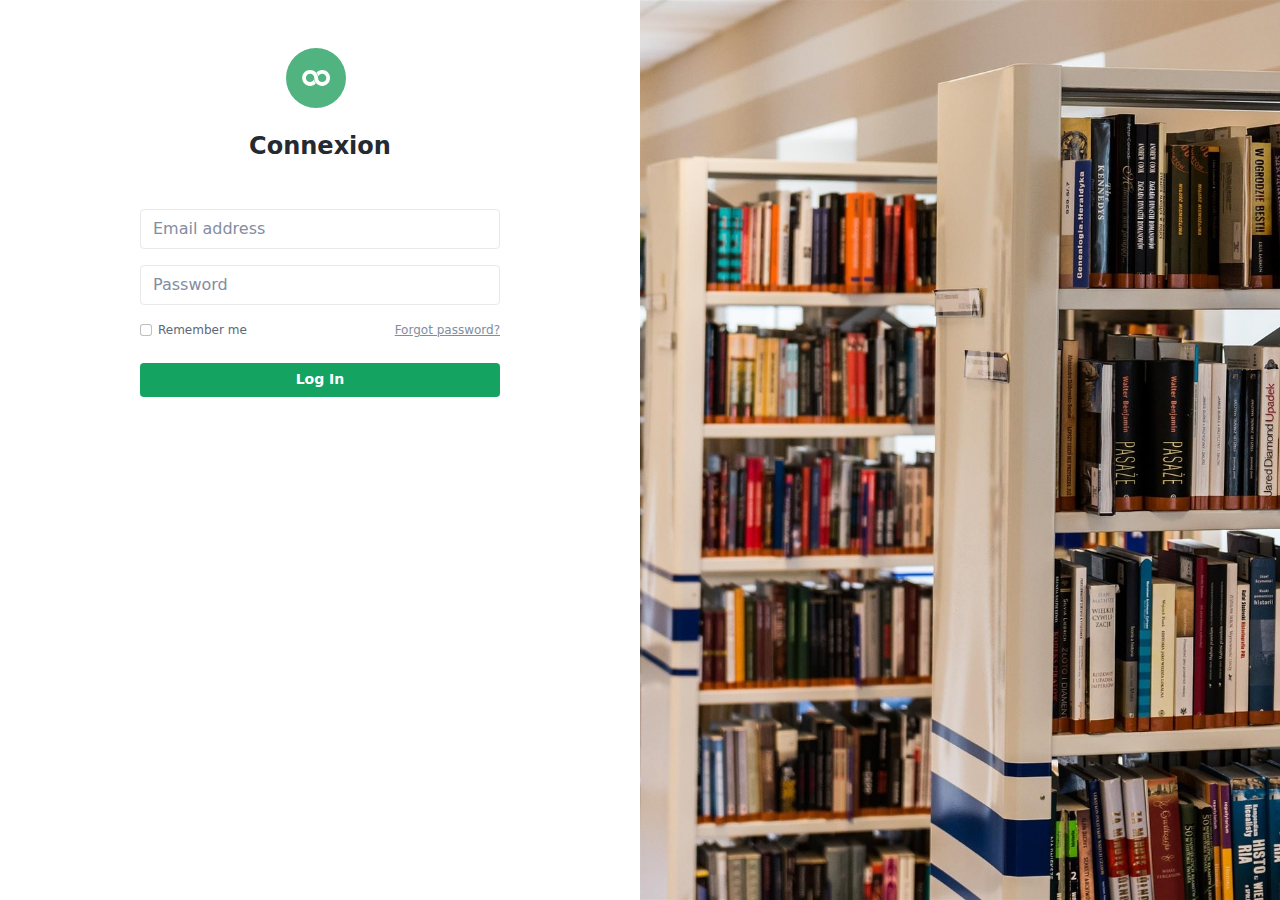
<file: index.html>
<!DOCTYPE html>
<html lang="en"> 
<head>
    <title>Gestion de la bibliotheque</title>
    
    <!-- Meta -->
    <meta charset="utf-8">
    <meta http-equiv="X-UA-Compatible" content="IE=edge">
    <meta name="viewport" content="width=device-width, initial-scale=1.0">
    
    <meta name="description" content="Portal - Bootstrap 5 Admin Dashboard Template For Developers">
    <meta name="author" content="Xiaoying Riley at 3rd Wave Media">    
    <link rel="shortcut icon" href="favicon.ico"> 
    
    <!-- FontAwesome JS-->
    <script defer src="assets/plugins/fontawesome/js/all.min.js"></script>
    
    <!-- App CSS -->  
    <link id="theme-style" rel="stylesheet" href="assets/css/portal.css">

</head> 

<body class="app app-login p-0">    	
    <div class="row g-0 app-auth-wrapper">
	    <div class="col-12 col-md-7 col-lg-6 auth-main-col text-center p-5">
		    <div class="d-flex flex-column align-content-end">
			    <div class="app-auth-body mx-auto">	
				    <div class="app-auth-branding mb-4"><a class="app-logo" href="index.html"><img class="logo-icon me-2" src="assets/images/app-logo.svg" alt="logo"></a></div>
					<h2 class="auth-heading text-center mb-5">Connexion</h2>
			        <div class="auth-form-container text-start">
						<form class="auth-form login-form">         
							<div class="email mb-3">
								<label class="sr-only" for="signin-email">Email</label>
								<input id="signin-email" name="signin-email" type="email" class="form-control signin-email" placeholder="Email address" required="required">
							</div><!--//form-group-->
							<div class="password mb-3">
								<label class="sr-only" for="signin-password">Password</label>
								<input id="signin-password" name="signin-password" type="password" class="form-control signin-password" placeholder="Password" required="required">
								<div class="extra mt-3 row justify-content-between">
									<div class="col-6">
										<div class="form-check">
											<input class="form-check-input" type="checkbox" value="" id="RememberPassword">
											<label class="form-check-label" for="RememberPassword">
											Remember me
											</label>
										</div>
									</div><!--//col-6-->
									<div class="col-6">
										<div class="forgot-password text-end">
											<a href="reset-password.html">Forgot password?</a>
										</div>
									</div><!--//col-6-->
								</div><!--//extra-->
							</div><!--//form-group-->
							<div class="text-center">
								<a type="submit" href="home.html" class="btn app-btn-primary w-100 theme-btn mx-auto">Log In</a>
							</div>
						</form>
						
						
					</div><!--//auth-form-container-->	

			    </div><!--//auth-body-->
		    
			    <footer class="app-auth-footer">
				    <div class="container text-center py-3">
				         <!--/* This template is free as long as you keep the footer attribution link. If you'd like to use the template without the attribution link, you can buy the commercial license via our website: themes.3rdwavemedia.com Thank you for your support. :) */-->
			           
				    </div>
			    </footer><!--//app-auth-footer-->	
		    </div><!--//flex-column-->   
	    </div><!--//auth-main-col-->
	    <div class="col-12 col-md-5 col-lg-6 h-100 auth-background-col">
		    <div class="auth-background-holder">
		    </div>
	    </div><!--//auth-background-col-->
    
    </div><!--//row-->


</body>
</html>
</file>
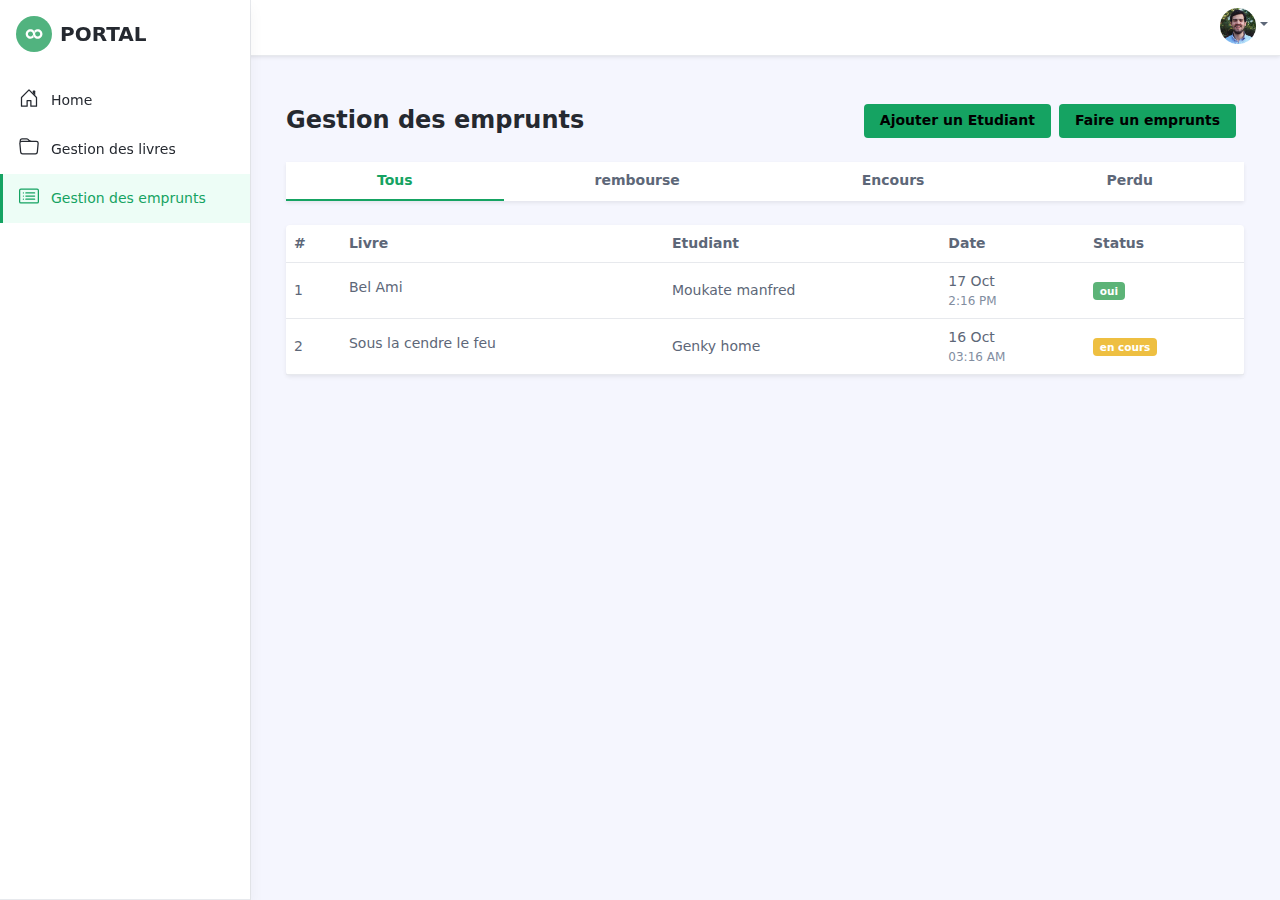
<file: GestionEmprunts.html>
<!DOCTYPE html>
<html lang="en" xmlns:th="http://www.thymeleaf.org"></html>> 
<head>
    <title>Gestion des emprunts</title>
	<link rel="stylesheet"
	integrity="sha384-MCw98/SFnGE8fJT3GXwEOngsV7Zt27NXFoaoApmYm81iuXoPkFOJwJ8ERdknLPMO"
	crossorigin="anonymous">
    
    <!-- Meta -->
    <meta charset="ISO-8859-1">
    <meta http-equiv="X-UA-Compatible" content="IE=edge">
    <meta name="viewport" content="width=device-width, initial-scale=1.0">
    
    <meta name="description" content="Portal - Bootstrap 5 Admin Dashboard Template For Developers">
    <meta name="author" content="Xiaoying Riley at 3rd Wave Media">    
    <link rel="shortcut icon" href="favicon.ico"> 
    
    <!-- FontAwesome JS-->
    <script defer src="assets/plugins/fontawesome/js/all.min.js"></script>
    
    <!-- App CSS -->  
    <link id="theme-style" rel="stylesheet" href="assets/css/portal.css">

</head> 

<body class="app">   	
    <header class="app-header fixed-top">	   	            
        <div class="app-header-inner">  
	        <div class="container-fluid py-2">
		        <div class="app-header-content"> 
		            <div class="row justify-content-between align-items-center">
			        
				    <div class="col-auto">
					    <a id="sidepanel-toggler" class="sidepanel-toggler d-inline-block d-xl-none" href="#">
						    <svg xmlns="http://www.w3.org/2000/svg" width="30" height="30" viewBox="0 0 30 30" role="img"><title>Menu</title><path stroke="currentColor" stroke-linecap="round" stroke-miterlimit="10" stroke-width="2" d="M4 7h22M4 15h22M4 23h22"></path></svg>
					    </a>
				    </div><!--//col-->
		            <div class="search-mobile-trigger d-sm-none col">
			            <i class="search-mobile-trigger-icon fas fa-search"></i>
			        </div><!--//col-->
		            <div class="app-search-box col">
		                
		            </div><!--//app-search-box-->
		            
		            <div class="app-utilities col-auto">
			            
			            
			            
			            <div class="app-utility-item app-user-dropdown dropdown">
				            <a class="dropdown-toggle" id="user-dropdown-toggle" data-bs-toggle="dropdown" href="#" role="button" aria-expanded="false"><img src="assets/images/user.png" alt="user profile"></a>
				            <ul class="dropdown-menu" aria-labelledby="user-dropdown-toggle">
								<li><a class="dropdown-item" href="login.html">Log Out</a></li>
							</ul>
			            </div><!--//app-user-dropdown--> 
		            </div><!--//app-utilities-->
		        </div><!--//row-->
	            </div><!--//app-header-content-->
	        </div><!--//container-fluid-->
        </div><!--//app-header-inner-->
        <div id="app-sidepanel" class="app-sidepanel sidepanel-hidden"> 
	        <div id="sidepanel-drop" class="sidepanel-drop"></div>
	        <div class="sidepanel-inner d-flex flex-column">
		        <a href="#" id="sidepanel-close" class="sidepanel-close d-xl-none">&times;</a>
		        <div class="app-branding">
		            <a class="app-logo" href="home.html"><img class="logo-icon me-2" src="assets/images/app-logo.svg" alt="logo"><span class="logo-text">PORTAL</span></a>
	
		        </div><!--//app-branding-->  
			    <nav id="app-nav-main" class="app-nav app-nav-main flex-grow-1">
				    <ul class="app-menu list-unstyled accordion" id="menu-accordion">
					    <li class="nav-item">
					        <!--//Bootstrap Icons: https://icons.getbootstrap.com/ -->
					        <a class="nav-link" href="home.html">
						        <span class="nav-icon">
						        <svg width="1em" height="1em" viewBox="0 0 16 16" class="bi bi-house-door" fill="currentColor" xmlns="http://www.w3.org/2000/svg">
		  <path fill-rule="evenodd" d="M7.646 1.146a.5.5 0 0 1 .708 0l6 6a.5.5 0 0 1 .146.354v7a.5.5 0 0 1-.5.5H9.5a.5.5 0 0 1-.5-.5v-4H7v4a.5.5 0 0 1-.5.5H2a.5.5 0 0 1-.5-.5v-7a.5.5 0 0 1 .146-.354l6-6zM2.5 7.707V14H6v-4a.5.5 0 0 1 .5-.5h3a.5.5 0 0 1 .5.5v4h3.5V7.707L8 2.207l-5.5 5.5z"/>
		  <path fill-rule="evenodd" d="M13 2.5V6l-2-2V2.5a.5.5 0 0 1 .5-.5h1a.5.5 0 0 1 .5.5z"/>
		</svg>
						         </span>
		                         <span class="nav-link-text">Home</span>
					        </a><!--//nav-link-->
					    </li><!--//nav-item-->
					    <li class="nav-item">
					        <!--//Bootstrap Icons: https://icons.getbootstrap.com/ -->
					        <a class="nav-link" href="GestionLivres.html">
						        <span class="nav-icon">
						        <svg width="1em" height="1em" viewBox="0 0 16 16" class="bi bi-folder" fill="currentColor" xmlns="http://www.w3.org/2000/svg">
  <path d="M9.828 4a3 3 0 0 1-2.12-.879l-.83-.828A1 1 0 0 0 6.173 2H2.5a1 1 0 0 0-1 .981L1.546 4h-1L.5 3a2 2 0 0 1 2-2h3.672a2 2 0 0 1 1.414.586l.828.828A2 2 0 0 0 9.828 3v1z"/>
  <path fill-rule="evenodd" d="M13.81 4H2.19a1 1 0 0 0-.996 1.09l.637 7a1 1 0 0 0 .995.91h10.348a1 1 0 0 0 .995-.91l.637-7A1 1 0 0 0 13.81 4zM2.19 3A2 2 0 0 0 .198 5.181l.637 7A2 2 0 0 0 2.826 14h10.348a2 2 0 0 0 1.991-1.819l.637-7A2 2 0 0 0 13.81 3H2.19z"/>
</svg>
						         </span>
		                         <span class="nav-link-text">Gestion des livres</span>
					        </a><!--//nav-link-->
					    </li><!--//nav-item-->
					    <li class="nav-item">
					        <!--//Bootstrap Icons: https://icons.getbootstrap.com/ -->
					        <a class="nav-link active" href="GestionLivres.html">
						        <span class="nav-icon">
						        <svg width="1em" height="1em" viewBox="0 0 16 16" class="bi bi-card-list" fill="currentColor" xmlns="http://www.w3.org/2000/svg">
  <path fill-rule="evenodd" d="M14.5 3h-13a.5.5 0 0 0-.5.5v9a.5.5 0 0 0 .5.5h13a.5.5 0 0 0 .5-.5v-9a.5.5 0 0 0-.5-.5zm-13-1A1.5 1.5 0 0 0 0 3.5v9A1.5 1.5 0 0 0 1.5 14h13a1.5 1.5 0 0 0 1.5-1.5v-9A1.5 1.5 0 0 0 14.5 2h-13z"/>
  <path fill-rule="evenodd" d="M5 8a.5.5 0 0 1 .5-.5h7a.5.5 0 0 1 0 1h-7A.5.5 0 0 1 5 8zm0-2.5a.5.5 0 0 1 .5-.5h7a.5.5 0 0 1 0 1h-7a.5.5 0 0 1-.5-.5zm0 5a.5.5 0 0 1 .5-.5h7a.5.5 0 0 1 0 1h-7a.5.5 0 0 1-.5-.5z"/>
  <circle cx="3.5" cy="5.5" r=".5"/>
  <circle cx="3.5" cy="8" r=".5"/>
  <circle cx="3.5" cy="10.5" r=".5"/>
</svg>
						         </span>
		                         <span class="nav-link-text">Gestion des emprunts</span>
					        </a><!--//nav-link-->
	
				    </ul><!--//app-menu-->
			    </nav><!--//app-nav-->
			    <div class="app-sidepanel-footer">
				    <nav class="app-nav app-nav-footer">
				    </nav>
			    </div><!--//app-sidepanel-footer-->
	        </div><!--//sidepanel-inner-->
	    </div><!--//app-sidepanel-->
    </header><!--//app-header-->
    
    <div class="app-wrapper">
	    
	    <div class="app-content pt-3 p-md-3 p-lg-4">
		    <div class="container-xl">
			    
			    <div class="row g-3 mb-4 align-items-center justify-content-between">
				    <div class="col-auto">
			            <h1 class="app-page-title mb-0">Gestion des emprunts</h1>
				    </div>
				    <div class="col-auto">
					     <div class="page-utilities">
						    <div class="row g-2 justify-content-start justify-content-md-end align-items-center">
								<div class="col-auto">
								    <button type="button" class="btn btn-primary" data-bs-toggle="modal" data-bs-target="#exampleModaletudiant">
										Ajouter un Etudiant
									</button>
										<!-- Modal pour etudiant-->
									<div class="modal fade" id="exampleModaletudiant" tabindex="-1" aria-labelledby="exampleModalLabel" aria-hidden="true">
										<div class="modal-dialog">
											<div class="modal-content">
												<div class="modal-header">
													<h1 class="modal-title fs-5" id="exampleModalLabeletudiant">Ajoute un etudiant</h1>
													<button type="button" class="btn-close" data-bs-dismiss="modal" aria-label="Close"></button>
													</div>
													<div class="modal-body">
														<form action="emprunt.html" class="form-group">
															<div class="row">
																<div class="col-md-6 py-3">
																	<label for="">Nom de l'etudiant</label>
																	<input type="text" class="form-control" name="name">
																</div>
																<div class="col-md-6 py-3">
																	<label for="">email</label>
																	<input type="text" class="form-control" name="email">
																</div>
															</div>
															<div class="row">
																<div class="col-md-6 py-3">
																	<label for="">telephone</label>
																	<input type="text" class="form-control" name="phoneNumber">
																</div>
															</div>
															
														</form>
													</div>
													<div class="modal-footer">
													<button type="button" class="btn btn-secondary" data-bs-dismiss="modal">Fermer</button>
													<button type="button" class="btn btn-primary">Enregistrer</button>
												</div>
											</div>
										</div>
									</div>			
	
							    </div>
								<div class="col-auto">
								    <button type="button" class="btn btn-primary" data-bs-toggle="modal" data-bs-target="#exampleModal">
										Faire un emprunts
									</button>
									<!-- Modal pour emprunt-->
										<div class="modal fade" id="exampleModal" tabindex="-1" aria-labelledby="exampleModalLabel" aria-hidden="true">
											<div class="modal-dialog">
												<div class="modal-content">
													<div class="modal-header">
													<h1 class="modal-title fs-5" id="exampleModalLabel">Faire un emprunt</h1>
													<button type="button" class="btn-close" data-bs-dismiss="modal" aria-label="Close"></button>
													</div>
														<div class="modal-body">
															<form action="emprunt.html" class="form-group">
																<div class="row">
																	<div class="col-md-6 py-3">
																		<label for="">Etudiant</label>
																		<select class="form-control" name="" id="">
																			<option value="">
																				....
																			</option>
																		</select>
																	</div>
																	<div class="col-md-6 py-3">
																		<label for="">Nom du livre</label>
																		<select class="form-control" name="" id="">
																			<option value="">
																				....
																			</option>
																		</select>
																	</div>
																</div>
																
																<div class="row">
																
																	<div class="col-md-6 py-3">
																		<label for="">Date d'emprunt</label>
																		<input type="date" class="form-control">
																	</div>
																	<div class="col-md-6 py-3">
																		<label for="">Date de retour</label>
																		<input type="date" class="form-control">
																	</div>
																</div>
															</form>
														</div>
													<div class="modal-footer">
													<button type="button" class="btn btn-secondary" data-bs-dismiss="modal">Fermer</button>
													<button type="button" class="btn btn-primary">Enregistrer</button>
													</div>
												</div>
											</div>
										</div>			
	
							    </div>
							    <div class="col-auto">						    
								    <!-- Zone d'ajout des clients-->
							    </div>
						    </div><!--//row-->
					    </div><!--//table-utilities-->
				    </div><!--//col-auto-->
			    </div><!--//row-->
			   
			    
			    <nav id="orders-table-tab" class="orders-table-tab app-nav-tabs nav shadow-sm flex-column flex-sm-row mb-4">
				    <a class="flex-sm-fill text-sm-center nav-link active" id="orders-all-tab" data-bs-toggle="tab" href="#orders-all" role="tab" aria-controls="orders-all" aria-selected="true">Tous</a>
				    <a class="flex-sm-fill text-sm-center nav-link"  id="orders-paid-tab" data-bs-toggle="tab" href="#orders-paid" role="tab" aria-controls="orders-paid" aria-selected="false">rembourse</a>
				    <a class="flex-sm-fill text-sm-center nav-link" id="orders-pending-tab" data-bs-toggle="tab" href="#orders-pending" role="tab" aria-controls="orders-pending" aria-selected="false">Encours</a>
				    <a class="flex-sm-fill text-sm-center nav-link" id="orders-cancelled-tab" data-bs-toggle="tab" href="#orders-cancelled" role="tab" aria-controls="orders-cancelled" aria-selected="false">Perdu</a>
				</nav>
				
				
				<div class="tab-content" id="orders-table-tab-content">
			        <div class="tab-pane fade show active" id="orders-all" role="tabpanel" aria-labelledby="orders-all-tab">
					    <div class="app-card app-card-orders-table shadow-sm mb-5">
						    <div class="app-card-body">
							    <div class="table-responsive">
							        <table class="table app-table-hover mb-0 text-left">
										<thead>
											<tr>
												<th class="cell">#</th>
												<th class="cell">Livre</th>
												<th class="cell">Etudiant</th>
												<th class="cell">Date</th>
												<th class="cell">Status</th>
							
											</tr>
										</thead>
										<tbody>
											<tr>
												<td class="cell">1</td>
												<td class="cell"><span class="truncate">Bel Ami</span></td>
												<td class="cell">Moukate manfred</td>
												<td class="cell"><span>17 Oct</span><span class="note">2:16 PM</span></td>
												<td class="cell"><span class="badge bg-success">oui</span></td>
					
											</tr>
											<tr>
												<td class="cell">2</td>
												<td class="cell"><span class="truncate">Sous la cendre le feu</span></td>
												<td class="cell">Genky home</td>
												<td class="cell"><span class="cell-data">16 Oct</span><span class="note">03:16 AM</span></td>
												<td class="cell"><span class="badge bg-warning">en cours</span></td>
						
											</tr>
	
											
								
		
										</tbody>
									</table>
						        </div><!--//table-responsive-->
						       
						    </div><!--//app-card-body-->		
						</div><!--//app-card-->
						
						
			        </div><!--//tab-pane-->
			        
			        <div class="tab-pane fade" id="orders-paid" role="tabpanel" aria-labelledby="orders-paid-tab">
					    <div class="app-card app-card-orders-table mb-5">
						    <div class="app-card-body">
							    <div class="table-responsive">
								    
							        <table class="table mb-0 text-left">
										<thead>
											<tr>
												<th class="cell">#</th>
												<th class="cell">Livre</th>
												<th class="cell">Etudiant</th>
												<th class="cell">Date</th>
												<th class="cell">Status</th>
											</tr>
										</thead>
										<tbody>
											<tr>
												<td class="cell">1</td>
												<td class="cell"><span class="truncate">Bel Ami</span></td>
												<td class="cell">Moukate manfred</td>
												<td class="cell"><span>17 Oct</span><span class="note">2:16 PM</span></td>
												<td class="cell"><span class="badge bg-success">oui</span></td>
					
											</tr>
											
											
											
		
										</tbody>
									</table>
						        </div><!--//table-responsive-->
						    </div><!--//app-card-body-->		
						</div><!--//app-card-->
			        </div><!--//tab-pane-->
			        
			        <div class="tab-pane fade" id="orders-pending" role="tabpanel" aria-labelledby="orders-pending-tab">
					    <div class="app-card app-card-orders-table mb-5">
						    <div class="app-card-body">
							    <div class="table-responsive">
							        <table class="table mb-0 text-left">
										<thead>
											<tr>
												<th class="cell">#</th>
												<th class="cell">Livre</th>
												<th class="cell">Etudiant</th>
												<th class="cell">Date</th>
												<th class="cell">Status</th>
											</tr>
										</thead>
										<tbody>
											
											<tr>
												<td class="cell">1</td>
												<td class="cell"><span class="truncate">Sous la cendre le feu</span></td>
												<td class="cell">Genky home</td>
												<td class="cell"><span class="cell-data">16 Oct</span><span class="note">03:16 AM</span></td>
												<td class="cell"><span class="badge bg-warning">en cours</span></td>
						
											</tr>
										</tbody>
									</table>
						        </div><!--//table-responsive-->
						    </div><!--//app-card-body-->		
						</div><!--//app-card-->
			        </div><!--//tab-pane-->
			        <div class="tab-pane fade" id="orders-cancelled" role="tabpanel" aria-labelledby="orders-cancelled-tab">
					    <div class="app-card app-card-orders-table mb-5">
						    <div class="app-card-body">
							    <div class="table-responsive">
							        <table class="table mb-0 text-left">
										<thead>
											<tr>
												<th class="cell">#</th>
												<th class="cell">Livre</th>
												<th class="cell">Etudiant</th>
												<th class="cell">Date</th>
												<th class="cell">Status</th>
											</tr>
										</thead>
										<tbody>
											
											
										</tbody>
									</table>
						        </div><!--//table-responsive-->
						    </div><!--//app-card-body-->		
						</div><!--//app-card-->
			        </div><!--//tab-pane-->
				</div><!--//tab-content-->
				
				
			    
		    </div><!--//container-fluid-->
	    </div><!--//app-content-->
	    
	    <footer class="app-footer">
		    
	    </footer><!--//app-footer-->
	    
    </div><!--//app-wrapper-->    					

 
    <!-- Javascript -->          
    <script src="assets/plugins/popper.min.js"></script>
    <script src="assets/plugins/bootstrap/js/bootstrap.min.js"></script>  
    
    
    <!-- Page Specific JS -->
    <script src="assets/js/app.js"></script> 

</body>
</html>
</file>
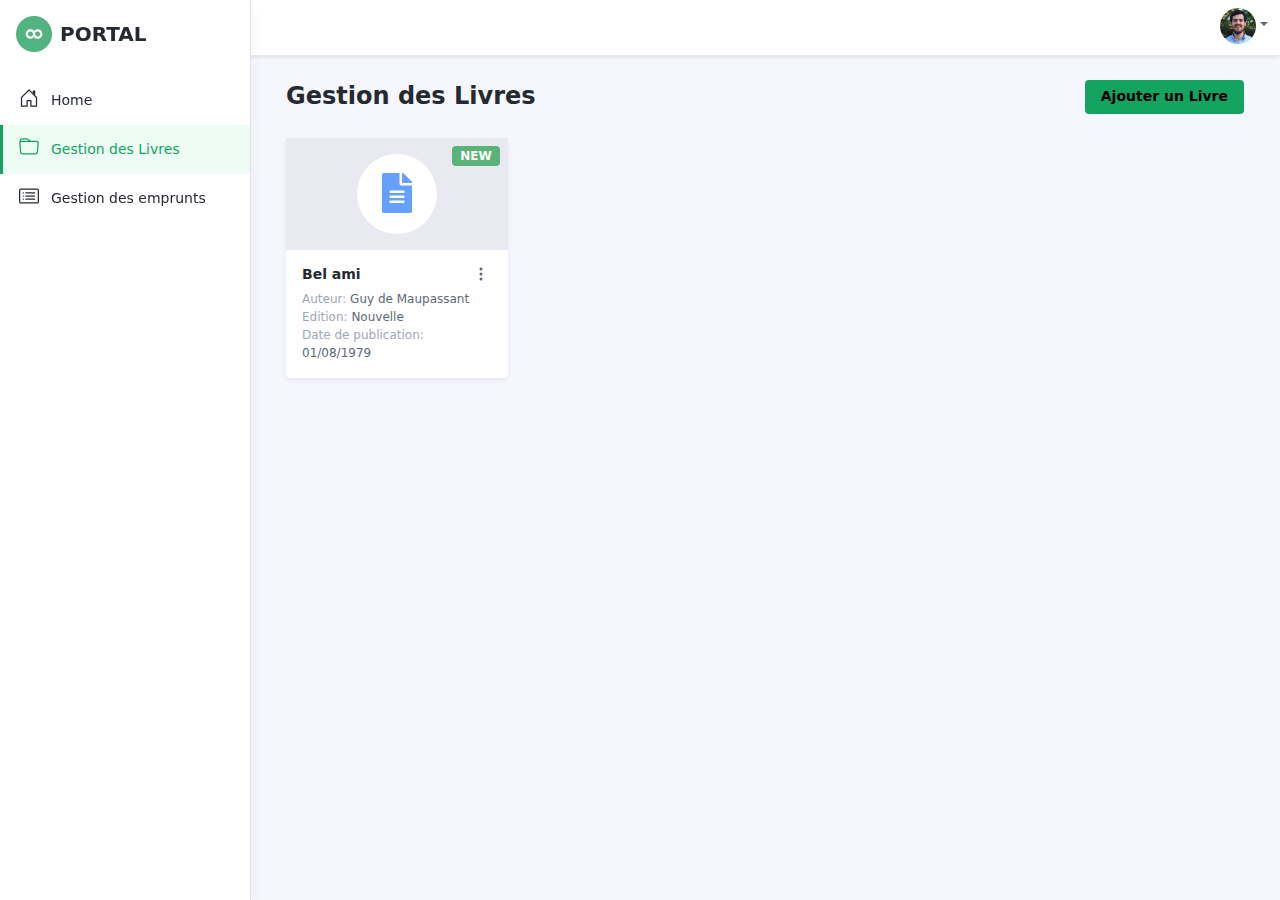
<file: GestionLivres.html>
<!DOCTYPE html>
<html lang="en" xmlns:th="http://www.thymeleaf.org"> 
<head>
    <title>Gestion des Livres</title>
    
    <!-- Meta -->
    <meta charset="ISO-8859-1">
    <meta http-equiv="X-UA-Compatible" content="IE=edge">
    <meta name="viewport" content="width=device-width, initial-scale=1.0">
    
    <meta name="description" content="Portal - Bootstrap 5 Admin Dashboard Template For Developers">
    <meta name="author" content="Xiaoying Riley at 3rd Wave Media">    
    <link rel="shortcut icon" href="favicon.ico"> 
	<link rel="stylesheet"
	integrity="sha384-MCw98/SFnGE8fJT3GXwEOngsV7Zt27NXFoaoApmYm81iuXoPkFOJwJ8ERdknLPMO"
	crossorigin="anonymous">
    
    <!-- FontAwesome JS-->
    <script defer src="assets/plugins/fontawesome/js/all.min.js"></script>
    
    <!-- App CSS -->  
    <link id="theme-style" rel="stylesheet" href="assets/css/portal.css">

</head> 

<body class="app">   	
    <header class="app-header fixed-top">	   	            
        <div class="app-header-inner">  
	        <div class="container-fluid py-2">
		        <div class="app-header-content"> 
		            <div class="row justify-content-between align-items-center">
			        
				    <div class="col-auto">
					    <a id="sidepanel-toggler" class="sidepanel-toggler d-inline-block d-xl-none" href="#">
						    <svg xmlns="http://www.w3.org/2000/svg" width="30" height="30" viewBox="0 0 30 30" role="img"><title>Menu</title><path stroke="currentColor" stroke-linecap="round" stroke-miterlimit="10" stroke-width="2" d="M4 7h22M4 15h22M4 23h22"></path></svg>
					    </a>
				    </div><!--//col-->
		            <div class="search-mobile-trigger d-sm-none col">
			            <i class="search-mobile-trigger-icon fas fa-search"></i>
			        </div><!--//col-->
		            
		            
		            <div class="app-utilities col-auto">
			            
			            
			            
			            <div class="app-utility-item app-user-dropdown dropdown">
				            <a class="dropdown-toggle" id="user-dropdown-toggle" data-bs-toggle="dropdown" href="#" role="button" aria-expanded="false"><img src="assets/images/user.png" alt="user profile"></a>
				            <ul class="dropdown-menu" aria-labelledby="user-dropdown-toggle">
			
								<li><a class="dropdown-item" href="login.html">Deconnexion</a></li>
							</ul>
			            </div><!--//app-user-dropdown--> 
		            </div><!--//app-utilities-->
		        </div><!--//row-->
	            </div><!--//app-header-content-->
	        </div><!--//container-fluid-->
        </div><!--//app-header-inner-->
        <div id="app-sidepanel" class="app-sidepanel"> 
	        <div id="sidepanel-drop" class="sidepanel-drop"></div>
	        <div class="sidepanel-inner d-flex flex-column">
		        <a href="#" id="sidepanel-close" class="sidepanel-close d-xl-none">&times;</a>
		        <div class="app-branding">
		            <a class="app-logo" href="home.html"><img class="logo-icon me-2" src="assets/images/app-logo.svg" alt="logo"><span class="logo-text">PORTAL</span></a>
	
		        </div><!--//app-branding-->  
		        
			    <nav id="app-nav-main" class="app-nav app-nav-main flex-grow-1">
				    <ul class="app-menu list-unstyled accordion" id="menu-accordion">
					    <li class="nav-item">
					        <!--//Bootstrap Icons: https://icons.getbootstrap.com/ -->
					        <a class="nav-link" href="home.html">
						        <span class="nav-icon">
						        <svg width="1em" height="1em" viewBox="0 0 16 16" class="bi bi-house-door" fill="currentColor" xmlns="http://www.w3.org/2000/svg">
		  <path fill-rule="evenodd" d="M7.646 1.146a.5.5 0 0 1 .708 0l6 6a.5.5 0 0 1 .146.354v7a.5.5 0 0 1-.5.5H9.5a.5.5 0 0 1-.5-.5v-4H7v4a.5.5 0 0 1-.5.5H2a.5.5 0 0 1-.5-.5v-7a.5.5 0 0 1 .146-.354l6-6zM2.5 7.707V14H6v-4a.5.5 0 0 1 .5-.5h3a.5.5 0 0 1 .5.5v4h3.5V7.707L8 2.207l-5.5 5.5z"/>
		  <path fill-rule="evenodd" d="M13 2.5V6l-2-2V2.5a.5.5 0 0 1 .5-.5h1a.5.5 0 0 1 .5.5z"/>
		</svg>
						         </span>
		                         <span class="nav-link-text">Home</span>
					        </a><!--//nav-link-->
					    </li><!--//nav-item-->
					    <li class="nav-item">
					        <!--//Bootstrap Icons: https://icons.getbootstrap.com/ -->
					        <a class="nav-link active" href="GestionLivres.html">
						        <span class="nav-icon">
						        <svg width="1em" height="1em" viewBox="0 0 16 16" class="bi bi-folder" fill="currentColor" xmlns="http://www.w3.org/2000/svg">
  <path d="M9.828 4a3 3 0 0 1-2.12-.879l-.83-.828A1 1 0 0 0 6.173 2H2.5a1 1 0 0 0-1 .981L1.546 4h-1L.5 3a2 2 0 0 1 2-2h3.672a2 2 0 0 1 1.414.586l.828.828A2 2 0 0 0 9.828 3v1z"/>
  <path fill-rule="evenodd" d="M13.81 4H2.19a1 1 0 0 0-.996 1.09l.637 7a1 1 0 0 0 .995.91h10.348a1 1 0 0 0 .995-.91l.637-7A1 1 0 0 0 13.81 4zM2.19 3A2 2 0 0 0 .198 5.181l.637 7A2 2 0 0 0 2.826 14h10.348a2 2 0 0 0 1.991-1.819l.637-7A2 2 0 0 0 13.81 3H2.19z"/>
</svg>
						         </span>
		                         <span class="nav-link-text">Gestion des Livres</span>
					        </a><!--//nav-link-->
					    </li><!--//nav-item-->
					    <li class="nav-item">
					        <!--//Bootstrap Icons: https://icons.getbootstrap.com/ -->
					        <a class="nav-link" href="GestionEmprunts.html">
						        <span class="nav-icon">
						        <svg width="1em" height="1em" viewBox="0 0 16 16" class="bi bi-card-list" fill="currentColor" xmlns="http://www.w3.org/2000/svg">
  <path fill-rule="evenodd" d="M14.5 3h-13a.5.5 0 0 0-.5.5v9a.5.5 0 0 0 .5.5h13a.5.5 0 0 0 .5-.5v-9a.5.5 0 0 0-.5-.5zm-13-1A1.5 1.5 0 0 0 0 3.5v9A1.5 1.5 0 0 0 1.5 14h13a1.5 1.5 0 0 0 1.5-1.5v-9A1.5 1.5 0 0 0 14.5 2h-13z"/>
  <path fill-rule="evenodd" d="M5 8a.5.5 0 0 1 .5-.5h7a.5.5 0 0 1 0 1h-7A.5.5 0 0 1 5 8zm0-2.5a.5.5 0 0 1 .5-.5h7a.5.5 0 0 1 0 1h-7a.5.5 0 0 1-.5-.5zm0 5a.5.5 0 0 1 .5-.5h7a.5.5 0 0 1 0 1h-7a.5.5 0 0 1-.5-.5z"/>
  <circle cx="3.5" cy="5.5" r=".5"/>
  <circle cx="3.5" cy="8" r=".5"/>
  <circle cx="3.5" cy="10.5" r=".5"/>
</svg>
						         </span>
		                         <span class="nav-link-text">Gestion des emprunts</span>
					        </a><!--//nav-link-->
					    </li><!--//nav-item-->
					    
		                         
					    
		       
	        </div><!--//sidepanel-inner-->
	    </div><!--//app-sidepanel-->
    </header><!--//app-header-->
    
    <div class="app-wrapper">
	    
	    <div class="app-content pt-3 p-md-3 p-lg-4">
		    <div class="container-xl">
			    <div class="row g-3 mb-4 align-items-center justify-content-between">
				    <div class="col-auto">
			            <h1 class="app-page-title mb-0">Gestion des Livres</h1>
				    </div>
				    <div class="col-auto">
					     <div class="page-utilities">
						    <div class="row g-2 justify-content-start justify-content-md-end align-items-center">
							    <div class="col-auto">
								    <form class="docs-search-form row gx-1 align-items-center">
					                    
					                </form>
					                
							    </div><!--//col-->
							    <div class="col-auto">
								    
								    
							    </div>
							    <div class="col-auto">
								    <button type="button" class="btn btn-primary" data-bs-toggle="modal" data-bs-target="#exampleModal">
										Ajouter un Livre
									</button>
	
							    </div>
						    </div><!--//row-->
					    </div><!--//table-utilities-->
				    </div><!--//col-auto-->
			    </div><!--//row-->
				
				
				
				<!-- Modal -->
				<div class="modal fade" id="exampleModal" tabindex="-1" aria-labelledby="exampleModalLabel" aria-hidden="true">
					<div class="modal-dialog">
						<div class="modal-content">
							<div class="modal-header">
								<h1 class="modal-title fs-5" id="exampleModalLabel">Ajoute un livre</h1>
								<button type="button" class="btn-close" data-bs-dismiss="modal" aria-label="Close"></button>
							</div>
							<div class="modal-body">
								<form action="#" class="form-group" th:action="@{/createBook}" th:object="${book}"
								method="POST">
									<div class="row">
										<div class="col-md-6 py-3">
											<label for="">Nom du livre</label>
											<input type="text" class="form-control" th:field="*{title}">
										</div>
										<div class="col-md-6 py-3">
											<label for="">Genre</label>
											<input type="text" class="form-control" th:field="*{genre}">
										</div>
									</div>
									<div class="row">
										<div class="col-md-6 py-3">
											<label for="">Nom de l'auteur</label>
											<input type="text" class="form-control" th:field="*{author}">
										</div>
										
									</div>
									<div class="modal-footer">
										<button type="button" class="btn btn-secondary" data-bs-dismiss="modal">Fermer</button>
										<button type="submit" class="btn btn-primary">Enregistrer</button>
									</div>
									
								</form>
							</div>

						</div>
					</div>
				</div>				

			    <div class="row g-4">
				    <div class="col-6 col-md-4 col-xl-3 col-xxl-2">
					    <div class="app-card app-card-doc shadow-sm h-100">
						    <div class="app-card-thumb-holder p-3">
							    <span class="icon-holder">
	                                <i class="fas fa-file-alt text-file"></i>
	                            </span>
	                            <span class="badge bg-success">NEW</span>
	                             <a class="app-card-link-mask" href="#file-link"></a>
						    </div>
						    <div class="app-card-body p-3 has-card-actions">
							    
							    <h4 class="app-doc-title truncate mb-0"><a href="#file-link">Bel ami</a></h4>
							    <div class="app-doc-meta">
								    <ul class="list-unstyled mb-0">
									    <li><span class="text-muted">Auteur:</span> Guy de Maupassant</li>
									    <li><span class="text-muted">Edition:</span> Nouvelle</li>
									    <li><span class="text-muted">Date de publication:</span> 01/08/1979</li>
								    </ul>
							    </div><!--//app-doc-meta-->
								<div class="app-card-actions">
								    <div class="dropdown">
									    <div class="dropdown-toggle no-toggle-arrow" data-bs-toggle="dropdown" aria-expanded="false">
										    <svg width="1em" height="1em" viewBox="0 0 16 16" class="bi bi-three-dots-vertical" fill="currentColor" xmlns="http://www.w3.org/2000/svg">
			  <path fill-rule="evenodd" d="M9.5 13a1.5 1.5 0 1 1-3 0 1.5 1.5 0 0 1 3 0zm0-5a1.5 1.5 0 1 1-3 0 1.5 1.5 0 0 1 3 0zm0-5a1.5 1.5 0 1 1-3 0 1.5 1.5 0 0 1 3 0z"/>
			</svg>
									    </div><!--//dropdown-toggle-->
									    <ul class="dropdown-menu">
										    <li><a class="dropdown-item" href="#"><svg width="1em" height="1em" viewBox="0 0 16 16" class="bi bi-eye me-2" fill="currentColor" xmlns="http://www.w3.org/2000/svg">
	  <path fill-rule="evenodd" d="M16 8s-3-5.5-8-5.5S0 8 0 8s3 5.5 8 5.5S16 8 16 8zM1.173 8a13.134 13.134 0 0 0 1.66 2.043C4.12 11.332 5.88 12.5 8 12.5c2.12 0 3.879-1.168 5.168-2.457A13.134 13.134 0 0 0 14.828 8a13.133 13.133 0 0 0-1.66-2.043C11.879 4.668 10.119 3.5 8 3.5c-2.12 0-3.879 1.168-5.168 2.457A13.133 13.133 0 0 0 1.172 8z"/>
	  <path fill-rule="evenodd" d="M8 5.5a2.5 2.5 0 1 0 0 5 2.5 2.5 0 0 0 0-5zM4.5 8a3.5 3.5 0 1 1 7 0 3.5 3.5 0 0 1-7 0z"/>
	</svg>View</a></li>
											<li><a class="dropdown-item" href="#"><svg width="1em" height="1em" viewBox="0 0 16 16" class="bi bi-pencil me-2" fill="currentColor" xmlns="http://www.w3.org/2000/svg">
	  <path fill-rule="evenodd" d="M12.146.146a.5.5 0 0 1 .708 0l3 3a.5.5 0 0 1 0 .708l-10 10a.5.5 0 0 1-.168.11l-5 2a.5.5 0 0 1-.65-.65l2-5a.5.5 0 0 1 .11-.168l10-10zM11.207 2.5L13.5 4.793 14.793 3.5 12.5 1.207 11.207 2.5zm1.586 3L10.5 3.207 4 9.707V10h.5a.5.5 0 0 1 .5.5v.5h.5a.5.5 0 0 1 .5.5v.5h.293l6.5-6.5zm-9.761 5.175l-.106.106-1.528 3.821 3.821-1.528.106-.106A.5.5 0 0 1 5 12.5V12h-.5a.5.5 0 0 1-.5-.5V11h-.5a.5.5 0 0 1-.468-.325z"/>
	</svg>Edit</a></li>
	                                        <li><hr class="dropdown-divider"></li>
											<li><a class="dropdown-item" href="#"><svg width="1em" height="1em" viewBox="0 0 16 16" class="bi bi-trash me-2" fill="currentColor" xmlns="http://www.w3.org/2000/svg">
	  <path d="M5.5 5.5A.5.5 0 0 1 6 6v6a.5.5 0 0 1-1 0V6a.5.5 0 0 1 .5-.5zm2.5 0a.5.5 0 0 1 .5.5v6a.5.5 0 0 1-1 0V6a.5.5 0 0 1 .5-.5zm3 .5a.5.5 0 0 0-1 0v6a.5.5 0 0 0 1 0V6z"/>
	  <path fill-rule="evenodd" d="M14.5 3a1 1 0 0 1-1 1H13v9a2 2 0 0 1-2 2H5a2 2 0 0 1-2-2V4h-.5a1 1 0 0 1-1-1V2a1 1 0 0 1 1-1H6a1 1 0 0 1 1-1h2a1 1 0 0 1 1 1h3.5a1 1 0 0 1 1 1v1zM4.118 4L4 4.059V13a1 1 0 0 0 1 1h6a1 1 0 0 0 1-1V4.059L11.882 4H4.118zM2.5 3V2h11v1h-11z"/>
	</svg>Delete</a></li>
										</ul>
								    </div><!--//dropdown-->
						        </div><!--//app-card-actions-->
							    
						    </div><!--//app-card-body-->

						</div><!--//app-card-->
				    </div><!--//col-->
				    
			    </div><!--//row-->
			    
		    </div><!--//container-fluid-->
	    </div><!--//app-content-->
	    
	    <footer class="app-footer">
		    <div class="container text-center py-3">
		          
		    </div>
	    </footer><!--//app-footer-->
	    
    </div><!--//app-wrapper-->    					

 
    <!-- Javascript -->          
    <script src="assets/plugins/popper.min.js"></script>
    <script src="assets/plugins/bootstrap/js/bootstrap.min.js"></script>  

    
    <!-- Page Specific JS -->
    <script src="assets/js/app.js"></script> 
	
</body>
</html>
</file>
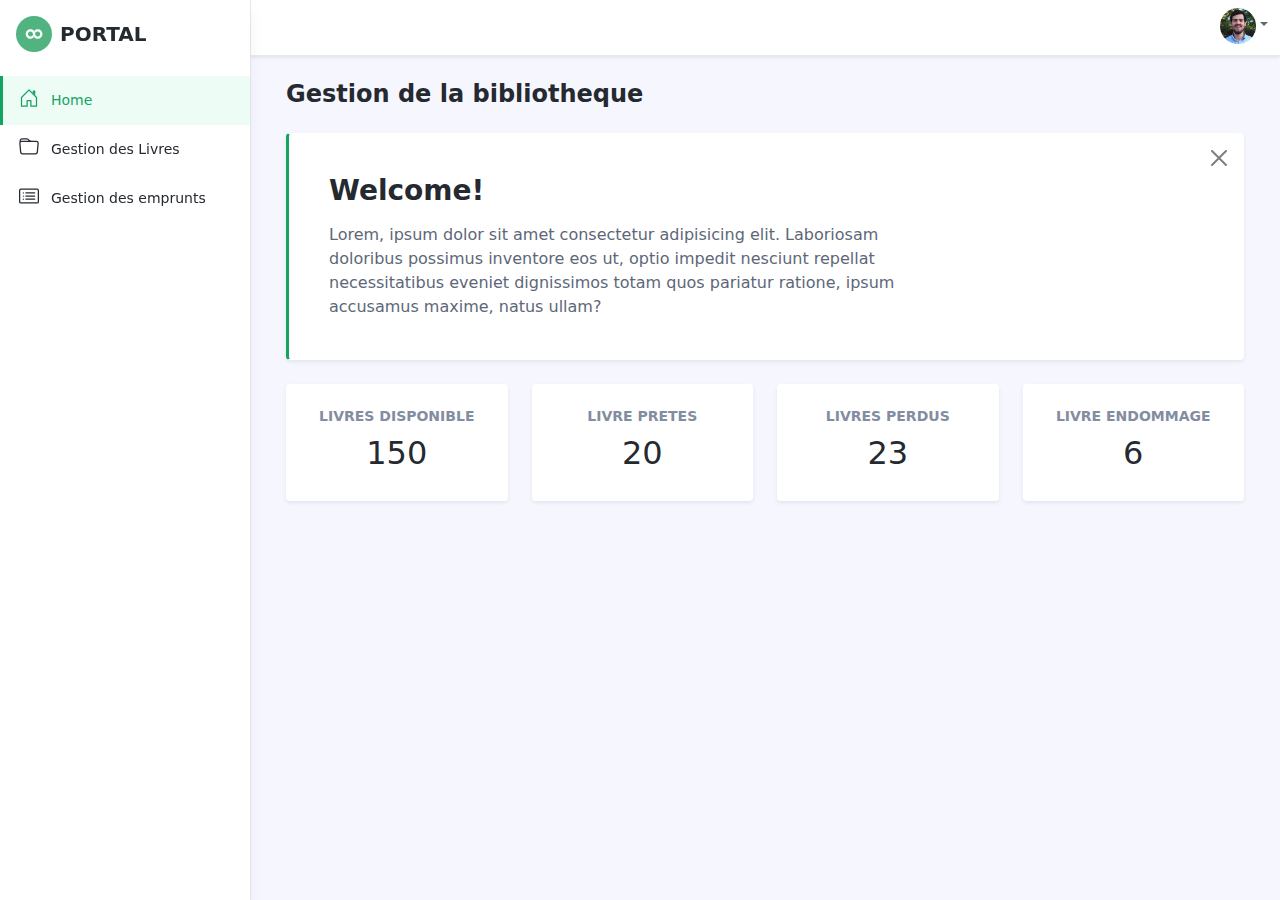
<file: home.html>
<!DOCTYPE html>
<html lang="en"> 
<head>
    <title>Home</title>
    
    <!-- Meta -->
    <meta charset="utf-8">
    <meta http-equiv="X-UA-Compatible" content="IE=edge">
    <meta name="viewport" content="width=device-width, initial-scale=1.0">
    
    <meta name="description" content="Portal - Bootstrap 5 Admin Dashboard Template For Developers">
    <meta name="author" content="Xiaoying Riley at 3rd Wave Media">    
    <link rel="shortcut icon" href="favicon.ico"> 
    
    <!-- FontAwesome JS-->
    <script defer src="assets/plugins/fontawesome/js/all.min.js"></script>
    
    <!-- App CSS -->  
    <link id="theme-style" rel="stylesheet" href="assets/css/portal.css">

</head> 

<body class="app">   	
    <header class="app-header fixed-top">	   	            
        <div class="app-header-inner">  
	        <div class="container-fluid py-2">
		        <div class="app-header-content"> 
		            <div class="row justify-content-between align-items-center">
			        
				    <div class="col-auto">
					    <a id="sidepanel-toggler" class="sidepanel-toggler d-inline-block d-xl-none" href="#">
						    <svg xmlns="http://www.w3.org/2000/svg" width="30" height="30" viewBox="0 0 30 30" role="img"><title>Menu</title><path stroke="currentColor" stroke-linecap="round" stroke-miterlimit="10" stroke-width="2" d="M4 7h22M4 15h22M4 23h22"></path></svg>
					    </a>
				    </div><!--//col-->
		            <div class="app-search-box col">
		                
		            </div><!--//app-search-box-->
		            
		            <div class="app-utilities col-auto">
			            
			            <div class="app-utility-item app-user-dropdown dropdown">
				            <a class="dropdown-toggle" id="user-dropdown-toggle" data-bs-toggle="dropdown" href="#" role="button" aria-expanded="false"><img src="assets/images/user.png" alt="user profile"></a>
				            <ul class="dropdown-menu" aria-labelledby="user-dropdown-toggle">
								<li><a class="dropdown-item" href="login.html">Deconnexion</a></li>
							</ul>
			            </div><!--//app-user-dropdown--> 
		            </div><!--//app-utilities-->
		        </div><!--//row-->
	            </div><!--//app-header-content-->
	        </div><!--//container-fluid-->
        </div><!--//app-header-inner-->
        <div id="app-sidepanel" class="app-sidepanel"> 
	        <div id="sidepanel-drop" class="sidepanel-drop"></div>
	        <div class="sidepanel-inner d-flex flex-column">
		        <a href="#" id="sidepanel-close" class="sidepanel-close d-xl-none">&times;</a>
		        <div class="app-branding">
		            <a class="app-logo" href="index.html"><img class="logo-icon me-2" src="assets/images/app-logo.svg" alt="logo"><span class="logo-text">PORTAL</span></a>
	
		        </div><!--//app-branding-->  
		        
			    <nav id="app-nav-main" class="app-nav app-nav-main flex-grow-1">
				    <ul class="app-menu list-unstyled accordion" id="menu-accordion">
					    <li class="nav-item">
					        <!--//Bootstrap Icons: https://icons.getbootstrap.com/ -->
					        <a class="nav-link active" href="home.html">
						        <span class="nav-icon">
						        <svg width="1em" height="1em" viewBox="0 0 16 16" class="bi bi-house-door" fill="currentColor" xmlns="http://www.w3.org/2000/svg">
		  <path fill-rule="evenodd" d="M7.646 1.146a.5.5 0 0 1 .708 0l6 6a.5.5 0 0 1 .146.354v7a.5.5 0 0 1-.5.5H9.5a.5.5 0 0 1-.5-.5v-4H7v4a.5.5 0 0 1-.5.5H2a.5.5 0 0 1-.5-.5v-7a.5.5 0 0 1 .146-.354l6-6zM2.5 7.707V14H6v-4a.5.5 0 0 1 .5-.5h3a.5.5 0 0 1 .5.5v4h3.5V7.707L8 2.207l-5.5 5.5z"/>
		  <path fill-rule="evenodd" d="M13 2.5V6l-2-2V2.5a.5.5 0 0 1 .5-.5h1a.5.5 0 0 1 .5.5z"/>
		</svg>
						         </span>
		                         <span class="nav-link-text">Home</span>
					        </a><!--//nav-link-->
					    </li><!--//nav-item-->
					    <li class="nav-item">
					        <!--//Bootstrap Icons: https://icons.getbootstrap.com/ -->
					        <a class="nav-link" href="GestionLivres.html">
						        <span class="nav-icon">
						        <svg width="1em" height="1em" viewBox="0 0 16 16" class="bi bi-folder" fill="currentColor" xmlns="http://www.w3.org/2000/svg">
  <path d="M9.828 4a3 3 0 0 1-2.12-.879l-.83-.828A1 1 0 0 0 6.173 2H2.5a1 1 0 0 0-1 .981L1.546 4h-1L.5 3a2 2 0 0 1 2-2h3.672a2 2 0 0 1 1.414.586l.828.828A2 2 0 0 0 9.828 3v1z"/>
  <path fill-rule="evenodd" d="M13.81 4H2.19a1 1 0 0 0-.996 1.09l.637 7a1 1 0 0 0 .995.91h10.348a1 1 0 0 0 .995-.91l.637-7A1 1 0 0 0 13.81 4zM2.19 3A2 2 0 0 0 .198 5.181l.637 7A2 2 0 0 0 2.826 14h10.348a2 2 0 0 0 1.991-1.819l.637-7A2 2 0 0 0 13.81 3H2.19z"/>
</svg>
						         </span>
		                         <span class="nav-link-text">Gestion des Livres</span>
					        </a><!--//nav-link-->
					    </li><!--//nav-item-->
					    <li class="nav-item">
					        <!--//Bootstrap Icons: https://icons.getbootstrap.com/ -->
					        <a class="nav-link" href="GestionEmprunts.html">
						        <span class="nav-icon">
						        <svg width="1em" height="1em" viewBox="0 0 16 16" class="bi bi-card-list" fill="currentColor" xmlns="http://www.w3.org/2000/svg">
  <path fill-rule="evenodd" d="M14.5 3h-13a.5.5 0 0 0-.5.5v9a.5.5 0 0 0 .5.5h13a.5.5 0 0 0 .5-.5v-9a.5.5 0 0 0-.5-.5zm-13-1A1.5 1.5 0 0 0 0 3.5v9A1.5 1.5 0 0 0 1.5 14h13a1.5 1.5 0 0 0 1.5-1.5v-9A1.5 1.5 0 0 0 14.5 2h-13z"/>
  <path fill-rule="evenodd" d="M5 8a.5.5 0 0 1 .5-.5h7a.5.5 0 0 1 0 1h-7A.5.5 0 0 1 5 8zm0-2.5a.5.5 0 0 1 .5-.5h7a.5.5 0 0 1 0 1h-7a.5.5 0 0 1-.5-.5zm0 5a.5.5 0 0 1 .5-.5h7a.5.5 0 0 1 0 1h-7a.5.5 0 0 1-.5-.5z"/>
  <circle cx="3.5" cy="5.5" r=".5"/>
  <circle cx="3.5" cy="8" r=".5"/>
  <circle cx="3.5" cy="10.5" r=".5"/>
</svg>
						         </span>
		                         <span class="nav-link-text">Gestion des emprunts</span>
					        </a><!--//nav-link-->
					    

					   
					    				    
				    </ul><!--//app-menu-->
			    </nav><!--//app-nav-->
			   
		       
	        </div><!--//sidepanel-inner-->
	    </div><!--//app-sidepanel-->
    </header><!--//app-header-->
    
    <div class="app-wrapper">
	    
	    <div class="app-content pt-3 p-md-3 p-lg-4">
		    <div class="container-xl">
			    
			    <h1 class="app-page-title">Gestion de la bibliotheque</h1>
			    
			    <div class="app-card alert alert-dismissible shadow-sm mb-4 border-left-decoration" role="alert">
				    <div class="inner">
					    <div class="app-card-body p-3 p-lg-4">
						    <h3 class="mb-3">Welcome!</h3>
						    <div class="row gx-5 gy-3">
						        <div class="col-12 col-lg-9">
							        
							        <div>Lorem, ipsum dolor sit amet consectetur adipisicing elit. Laboriosam doloribus possimus inventore eos ut, optio impedit nesciunt repellat necessitatibus eveniet dignissimos totam quos pariatur ratione, ipsum accusamus maxime, natus ullam?</div>
							    </div><!--//col-->
							    <div class="col-12 col-lg-3">

							    </div><!--//col-->
						    </div><!--//row-->
						    <button type="button" class="btn-close" data-bs-dismiss="alert" aria-label="Close"></button>
					    </div><!--//app-card-body-->
					    
				    </div><!--//inner-->
			    </div><!--//app-card-->
				    
			    <div class="row g-4 mb-4">
				    <div class="col-6 col-lg-3">
					    <div class="app-card app-card-stat shadow-sm h-100">
						    <div class="app-card-body p-3 p-lg-4">
							    <h4 class="stats-type mb-1">Livres disponible</h4>
							    <div class="stats-figure">150</div>
							    
						    </div><!--//app-card-body-->
						    <a class="app-card-link-mask" href="#"></a>
					    </div><!--//app-card-->
				    </div><!--//col-->
				    
				    <div class="col-6 col-lg-3">
					    <div class="app-card app-card-stat shadow-sm h-100">
						    <div class="app-card-body p-3 p-lg-4">
							    <h4 class="stats-type mb-1">Livre pretes</h4>
							    <div class="stats-figure">20</div>
							    
						    </div><!--//app-card-body-->
						    <a class="app-card-link-mask" href="#"></a>
					    </div><!--//app-card-->
				    </div><!--//col-->
				    <div class="col-6 col-lg-3">
					    <div class="app-card app-card-stat shadow-sm h-100">
						    <div class="app-card-body p-3 p-lg-4">
							    <h4 class="stats-type mb-1">Livres perdus</h4>
							    <div class="stats-figure">23</div>
							    
						    </div><!--//app-card-body-->
						    <a class="app-card-link-mask" href="#"></a>
					    </div><!--//app-card-->
				    </div><!--//col-->
				    <div class="col-6 col-lg-3">
					    <div class="app-card app-card-stat shadow-sm h-100">
						    <div class="app-card-body p-3 p-lg-4">
							    <h4 class="stats-type mb-1">Livre endommage</h4>
							    <div class="stats-figure">6</div>
			
						    </div><!--//app-card-body-->
						    <a class="app-card-link-mask" href="#"></a>
					    </div><!--//app-card-->
				    </div><!--//col-->
			    </div><!--//row-->
			    
		    </div><!--//container-fluid-->
	    </div><!--//app-content-->
	    
	    <footer class="app-footer">
		    <div class="container text-center py-3">
		         
		    </div>
	    </footer><!--//app-footer-->
	    
    </div><!--//app-wrapper-->    					

 
    <!-- Javascript -->          
    <script src="assets/plugins/popper.min.js"></script>
    <script src="assets/plugins/bootstrap/js/bootstrap.min.js"></script>  

    <!-- Charts JS -->
    <script src="assets/plugins/chart.js/chart.min.js"></script> 
    <script src="assets/js/index-charts.js"></script> 
    
    <!-- Page Specific JS -->
    <script src="assets/js/app.js"></script> 

</body>
</html>
</file>
